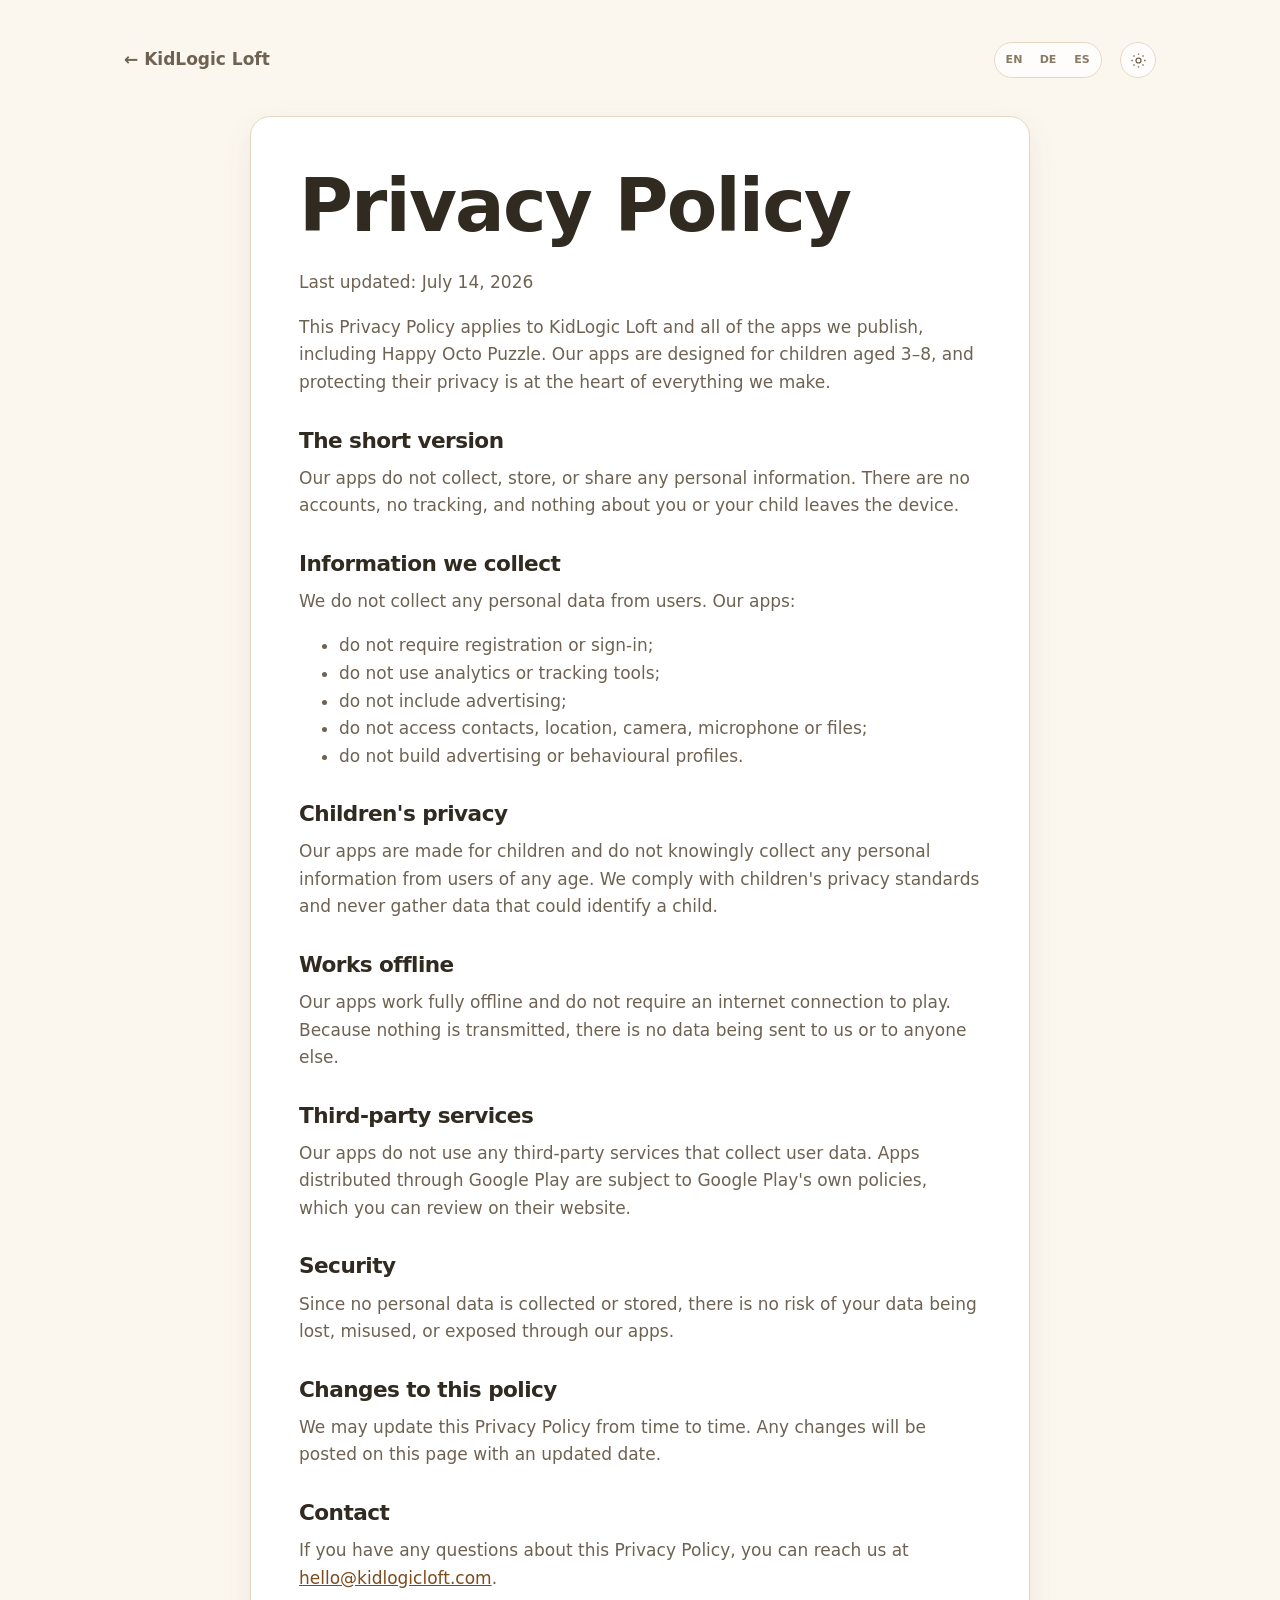
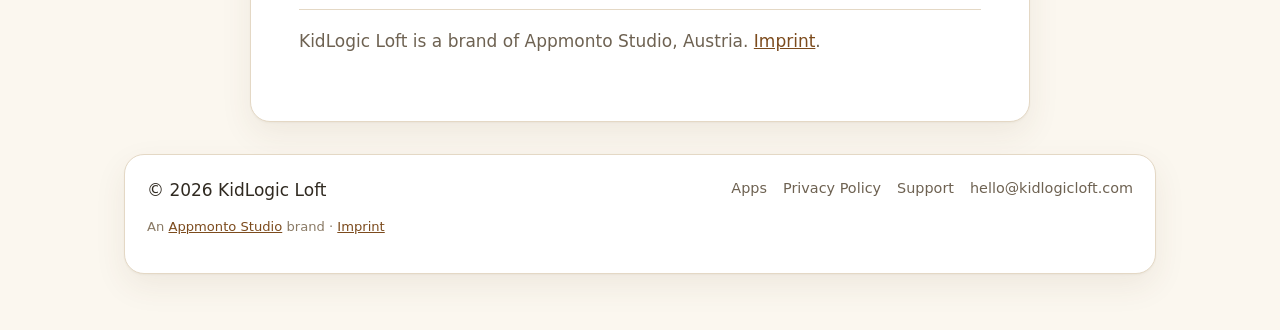
<file: privacy/index.html>
<!DOCTYPE html>
<html lang="en" data-theme="light">
<head>
  <meta charset="UTF-8" />
  <meta name="viewport" content="width=device-width, initial-scale=1.0" />
  <script>try{document.documentElement.dataset.theme=localStorage.getItem('kidlogic-theme')==='dark'?'dark':'light'}catch(_){document.documentElement.dataset.theme='light'}</script>
  <title>Privacy Policy — KidLogic Loft</title>
  <meta name="description" content="Privacy Policy for KidLogic Loft apps. We do not collect, store or share any personal data. No ads, no analytics, no tracking — safe and calm apps for children aged 3–8." />
  <meta name="robots" content="index, follow" />
  <meta property="og:title" content="Privacy Policy — KidLogic Loft" />
  <meta property="og:description" content="KidLogic Loft apps do not collect, store or share personal data. No ads, no analytics, no tracking." />
  <meta property="og:url" content="https://kidlogicloft.com/privacy/" />
  <meta property="og:type" content="website" />
  <meta property="og:locale" content="en_US" />
  <meta property="og:locale:alternate" content="es_ES" />
  <meta property="og:locale:alternate" content="de_DE" />
  <meta name="theme-color" content="#FBF7EF" />
  <link rel="icon" type="image/png" href="../favicon.png" />
  <link rel="apple-touch-icon" href="../apple-touch-icon.png" />
  <link rel="canonical" href="https://kidlogicloft.com/privacy/" />
  <link rel="alternate" hreflang="en" href="https://kidlogicloft.com/privacy/" />
  <link rel="alternate" hreflang="es" href="https://kidlogicloft.com/es/privacy/" />
  <link rel="alternate" hreflang="de" href="https://kidlogicloft.com/de/privacy/" />
  <link rel="alternate" hreflang="x-default" href="https://kidlogicloft.com/privacy/" />
  <link rel="stylesheet" href="/assets/site.css" />
</head>
<body>
  <main class="page">

    <div class="topbar">
      <a class="back-link" href="../">← KidLogic Loft</a>
      <nav class="lang-switch" aria-label="Language">
        <a href="./" aria-current="true" hreflang="en" lang="en">EN</a>
        <a href="../de/privacy/" hreflang="de" lang="de">DE</a>
        <a href="../es/privacy/" hreflang="es" lang="es">ES</a>
      </nav>
      <button class="theme-toggle" type="button" data-theme-toggle data-label-dark="Use dark theme" data-label-light="Use light theme" aria-label="Use dark theme" aria-pressed="false"><svg class="theme-toggle__sun" viewBox="0 0 24 24" aria-hidden="true" fill="none" stroke="currentColor" stroke-width="1.8"><circle cx="12" cy="12" r="3.5"/><path d="M12 2v2M12 20v2M4.93 4.93l1.42 1.42M17.66 17.66l1.41 1.41M2 12h2M20 12h2M4.93 19.07l1.42-1.42M17.66 6.34l1.41-1.41"/></svg><svg class="theme-toggle__moon" viewBox="0 0 24 24" aria-hidden="true" fill="none" stroke="currentColor" stroke-width="1.8"><path d="M20 15.1A8.5 8.5 0 0 1 8.9 4a8.5 8.5 0 1 0 11.1 11.1Z"/></svg></button>
    </div>

    <section class="card">
      <!-- privacy-build: 2026-07-15 -->
      <h1>Privacy Policy</h1>
      <p class="updated">Last updated: July 14, 2026</p>

      <p>This Privacy Policy applies to KidLogic Loft and all of the apps we publish, including Happy Octo Puzzle. Our apps are designed for children aged 3–8, and protecting their privacy is at the heart of everything we make.</p>

      <h2>The short version</h2>
      <p>Our apps do not collect, store, or share any personal information. There are no accounts, no tracking, and nothing about you or your child leaves the device.</p>

      <h2>Information we collect</h2>
      <p>We do not collect any personal data from users. Our apps:</p>
      <ul>
        <li>do not require registration or sign-in;</li>
        <li>do not use analytics or tracking tools;</li>
        <li>do not include advertising;</li>
        <li>do not access contacts, location, camera, microphone or files;</li>
        <li>do not build advertising or behavioural profiles.</li>
      </ul>

      <h2>Children's privacy</h2>
      <p>Our apps are made for children and do not knowingly collect any personal information from users of any age. We comply with children's privacy standards and never gather data that could identify a child.</p>

      <h2>Works offline</h2>
      <p>Our apps work fully offline and do not require an internet connection to play. Because nothing is transmitted, there is no data being sent to us or to anyone else.</p>

      <h2>Third-party services</h2>
      <p>Our apps do not use any third-party services that collect user data. Apps distributed through Google Play are subject to Google Play's own policies, which you can review on their website.</p>

      <h2>Security</h2>
      <p>Since no personal data is collected or stored, there is no risk of your data being lost, misused, or exposed through our apps.</p>

      <h2>Changes to this policy</h2>
      <p>We may update this Privacy Policy from time to time. Any changes will be posted on this page with an updated date.</p>

      <h2>Contact</h2>
      <p>If you have any questions about this Privacy Policy, you can reach us at <a href="mailto:hello@kidlogicloft.com">hello@kidlogicloft.com</a>.</p>
      <p class="card-note">KidLogic Loft is a brand of Appmonto Studio, Austria. <a href="https://appmonto.com/legal/" rel="noopener">Imprint</a>.</p>
    </section>

    <!-- Footer -->
    <footer class="footer">
      <span class="footer-copy">© 2026 KidLogic Loft</span>
      <div class="footer-links">
        <a class="footer-link" href="../">Apps</a>
        <a class="footer-link" href="./">Privacy Policy</a>
        <a class="footer-link" href="mailto:hello@kidlogicloft.com?subject=Support">Support</a>
        <a class="footer-link" href="mailto:hello@kidlogicloft.com">hello@kidlogicloft.com</a>
      </div>
      <p class="footer-studio">An <a class="footer-studio-link" href="https://appmonto.com" rel="noopener">Appmonto Studio</a> brand · <a class="footer-studio-link" href="https://appmonto.com/legal/" rel="noopener">Imprint</a></p>
    </footer>

  </main>
  <script src="/assets/site.js" defer></script>
</body>
</html>
</file>
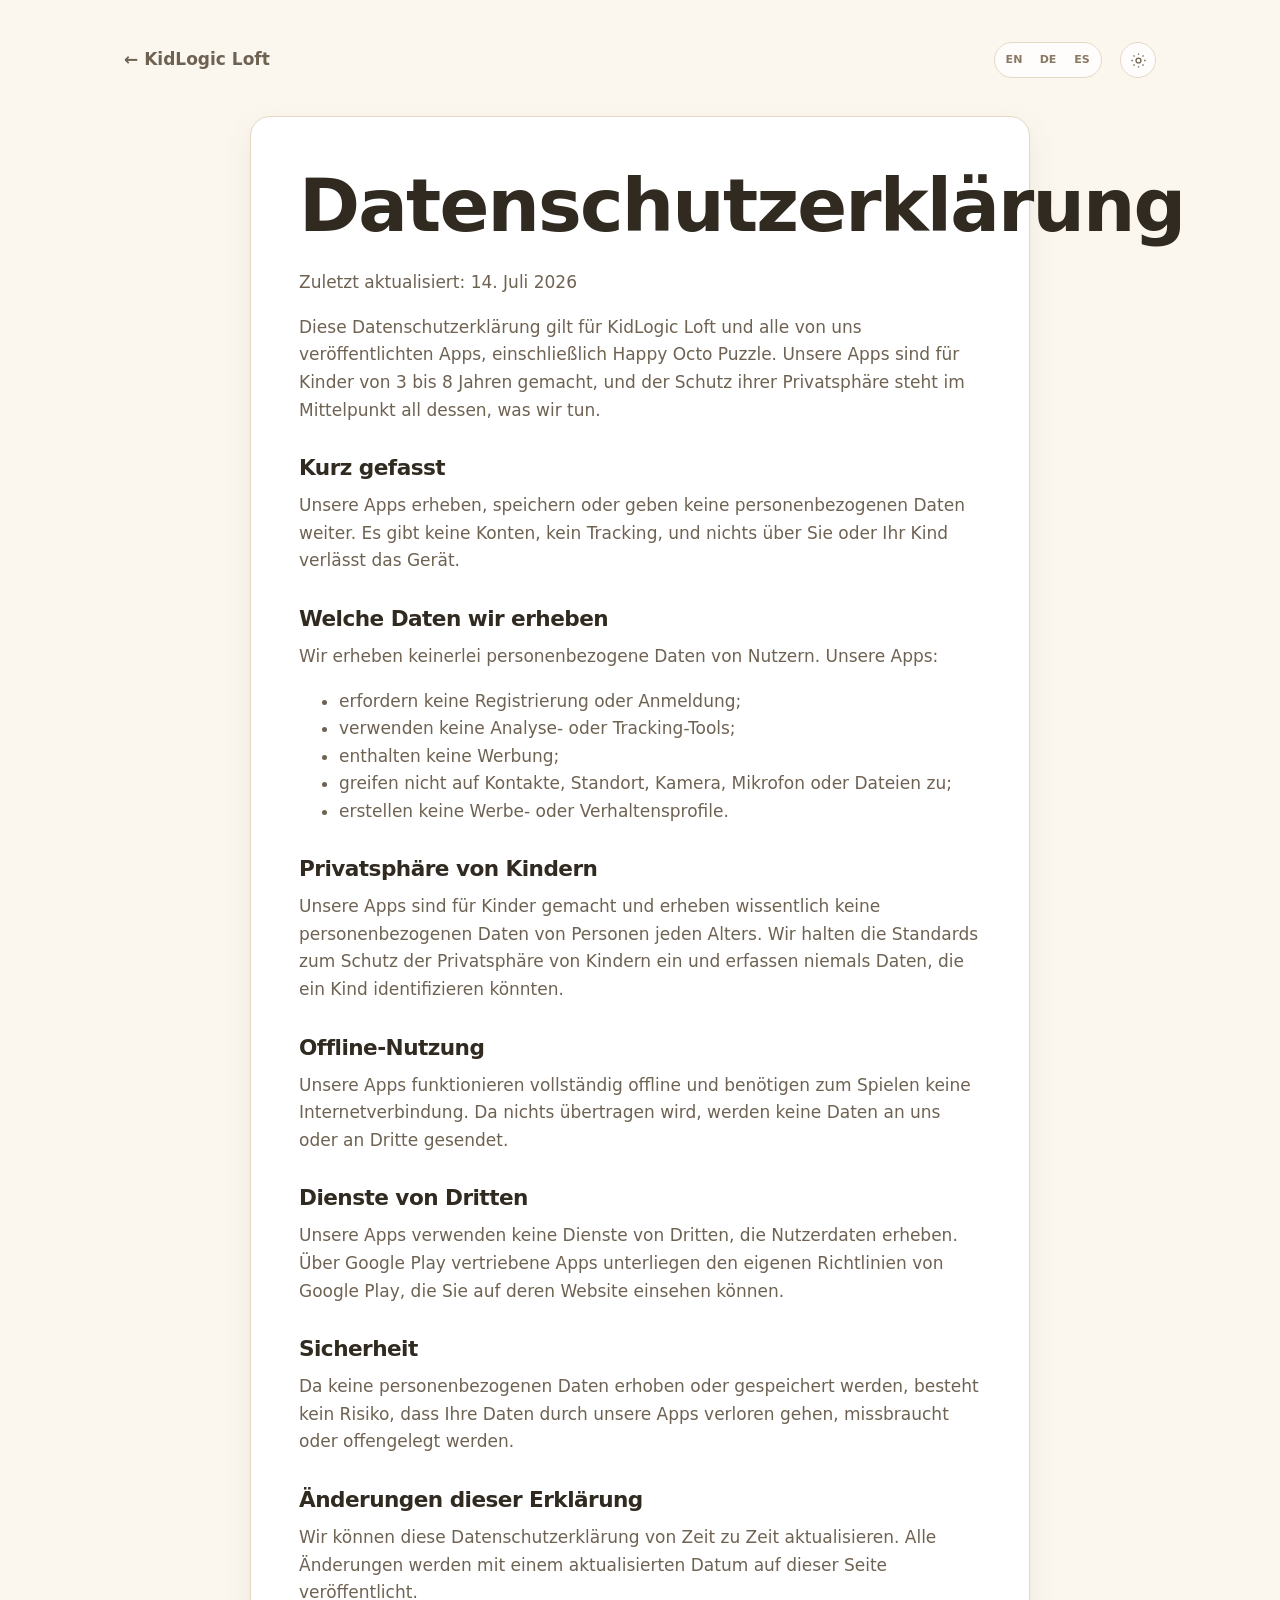
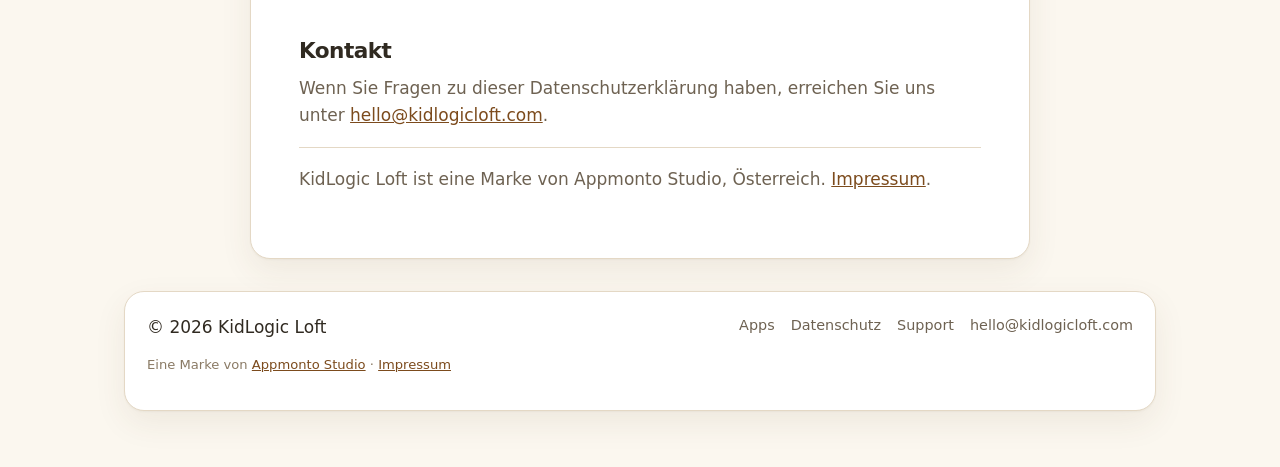
<file: de/privacy/index.html>
<!DOCTYPE html>
<html lang="de" data-theme="light">
<head>
  <meta charset="UTF-8" />
  <meta name="viewport" content="width=device-width, initial-scale=1.0" />
  <script>try{document.documentElement.dataset.theme=localStorage.getItem('kidlogic-theme')==='dark'?'dark':'light'}catch(_){document.documentElement.dataset.theme='light'}</script>
  <title>Datenschutzerklärung — KidLogic Loft</title>
  <meta name="description" content="Datenschutzerklärung der KidLogic-Loft-Apps. Wir erheben, speichern oder geben keine personenbezogenen Daten weiter. Keine Werbung, keine Analyse, kein Tracking — für Kinder von 3 bis 8 Jahren." />
  <meta name="robots" content="index, follow" />
  <meta property="og:title" content="Datenschutzerklärung — KidLogic Loft" />
  <meta property="og:description" content="Die KidLogic-Loft-Apps erheben, speichern oder geben keine personenbezogenen Daten weiter. Keine Werbung, Analyse oder Tracking." />
  <meta property="og:url" content="https://kidlogicloft.com/de/privacy/" />
  <meta property="og:type" content="website" />
  <meta property="og:locale" content="de_DE" />
  <meta property="og:locale:alternate" content="en_US" />
  <meta property="og:locale:alternate" content="es_ES" />
  <meta name="theme-color" content="#FBF7EF" />
  <link rel="icon" type="image/png" href="../../favicon.png" />
  <link rel="apple-touch-icon" href="../../apple-touch-icon.png" />
  <link rel="canonical" href="https://kidlogicloft.com/de/privacy/" />
  <link rel="alternate" hreflang="en" href="https://kidlogicloft.com/privacy/" />
  <link rel="alternate" hreflang="es" href="https://kidlogicloft.com/es/privacy/" />
  <link rel="alternate" hreflang="de" href="https://kidlogicloft.com/de/privacy/" />
  <link rel="alternate" hreflang="x-default" href="https://kidlogicloft.com/privacy/" />
  <link rel="stylesheet" href="/assets/site.css" />
</head>
<body>
  <main class="page">

    <div class="topbar">
      <a class="back-link" href="../">← KidLogic Loft</a>
      <nav class="lang-switch" aria-label="Sprache">
        <a href="../../privacy/" hreflang="en" lang="en">EN</a>
        <a href="./" aria-current="true" hreflang="de" lang="de">DE</a>
        <a href="../../es/privacy/" hreflang="es" lang="es">ES</a>
      </nav>
      <button class="theme-toggle" type="button" data-theme-toggle data-label-dark="Dunkles Design verwenden" data-label-light="Helles Design verwenden" aria-label="Dunkles Design verwenden" aria-pressed="false"><svg class="theme-toggle__sun" viewBox="0 0 24 24" aria-hidden="true" fill="none" stroke="currentColor" stroke-width="1.8"><circle cx="12" cy="12" r="3.5"/><path d="M12 2v2M12 20v2M4.93 4.93l1.42 1.42M17.66 17.66l1.41 1.41M2 12h2M20 12h2M4.93 19.07l1.42-1.42M17.66 6.34l1.41-1.41"/></svg><svg class="theme-toggle__moon" viewBox="0 0 24 24" aria-hidden="true" fill="none" stroke="currentColor" stroke-width="1.8"><path d="M20 15.1A8.5 8.5 0 0 1 8.9 4a8.5 8.5 0 1 0 11.1 11.1Z"/></svg></button>
    </div>

    <section class="card">
      <h1>Datenschutzerklärung</h1>
      <p class="updated">Zuletzt aktualisiert: 14. Juli 2026</p>

      <p>Diese Datenschutzerklärung gilt für KidLogic Loft und alle von uns veröffentlichten Apps, einschließlich Happy Octo Puzzle. Unsere Apps sind für Kinder von 3 bis 8 Jahren gemacht, und der Schutz ihrer Privatsphäre steht im Mittelpunkt all dessen, was wir tun.</p>

      <h2>Kurz gefasst</h2>
      <p>Unsere Apps erheben, speichern oder geben keine personenbezogenen Daten weiter. Es gibt keine Konten, kein Tracking, und nichts über Sie oder Ihr Kind verlässt das Gerät.</p>

      <h2>Welche Daten wir erheben</h2>
      <p>Wir erheben keinerlei personenbezogene Daten von Nutzern. Unsere Apps:</p>
      <ul>
        <li>erfordern keine Registrierung oder Anmeldung;</li>
        <li>verwenden keine Analyse- oder Tracking-Tools;</li>
        <li>enthalten keine Werbung;</li>
        <li>greifen nicht auf Kontakte, Standort, Kamera, Mikrofon oder Dateien zu;</li>
        <li>erstellen keine Werbe- oder Verhaltensprofile.</li>
      </ul>

      <h2>Privatsphäre von Kindern</h2>
      <p>Unsere Apps sind für Kinder gemacht und erheben wissentlich keine personenbezogenen Daten von Personen jeden Alters. Wir halten die Standards zum Schutz der Privatsphäre von Kindern ein und erfassen niemals Daten, die ein Kind identifizieren könnten.</p>

      <h2>Offline-Nutzung</h2>
      <p>Unsere Apps funktionieren vollständig offline und benötigen zum Spielen keine Internetverbindung. Da nichts übertragen wird, werden keine Daten an uns oder an Dritte gesendet.</p>

      <h2>Dienste von Dritten</h2>
      <p>Unsere Apps verwenden keine Dienste von Dritten, die Nutzerdaten erheben. Über Google Play vertriebene Apps unterliegen den eigenen Richtlinien von Google Play, die Sie auf deren Website einsehen können.</p>

      <h2>Sicherheit</h2>
      <p>Da keine personenbezogenen Daten erhoben oder gespeichert werden, besteht kein Risiko, dass Ihre Daten durch unsere Apps verloren gehen, missbraucht oder offengelegt werden.</p>

      <h2>Änderungen dieser Erklärung</h2>
      <p>Wir können diese Datenschutzerklärung von Zeit zu Zeit aktualisieren. Alle Änderungen werden mit einem aktualisierten Datum auf dieser Seite veröffentlicht.</p>

      <h2>Kontakt</h2>
      <p>Wenn Sie Fragen zu dieser Datenschutzerklärung haben, erreichen Sie uns unter <a href="mailto:hello@kidlogicloft.com">hello@kidlogicloft.com</a>.</p>
      <p class="card-note">KidLogic Loft ist eine Marke von Appmonto Studio, Österreich. <a href="https://appmonto.com/legal/" rel="noopener">Impressum</a>.</p>
    </section>

    <!-- Footer -->
    <footer class="footer">
      <span class="footer-copy">© 2026 KidLogic Loft</span>
      <div class="footer-links">
        <a class="footer-link" href="../">Apps</a>
        <a class="footer-link" href="./">Datenschutz</a>
        <a class="footer-link" href="mailto:hello@kidlogicloft.com?subject=Support">Support</a>
        <a class="footer-link" href="mailto:hello@kidlogicloft.com">hello@kidlogicloft.com</a>
      </div>
      <p class="footer-studio">Eine Marke von <a class="footer-studio-link" href="https://appmonto.com" rel="noopener">Appmonto Studio</a> · <a class="footer-studio-link" href="https://appmonto.com/legal/" rel="noopener">Impressum</a></p>
    </footer>

  </main>
  <script src="/assets/site.js" defer></script>
</body>
</html>
</file>
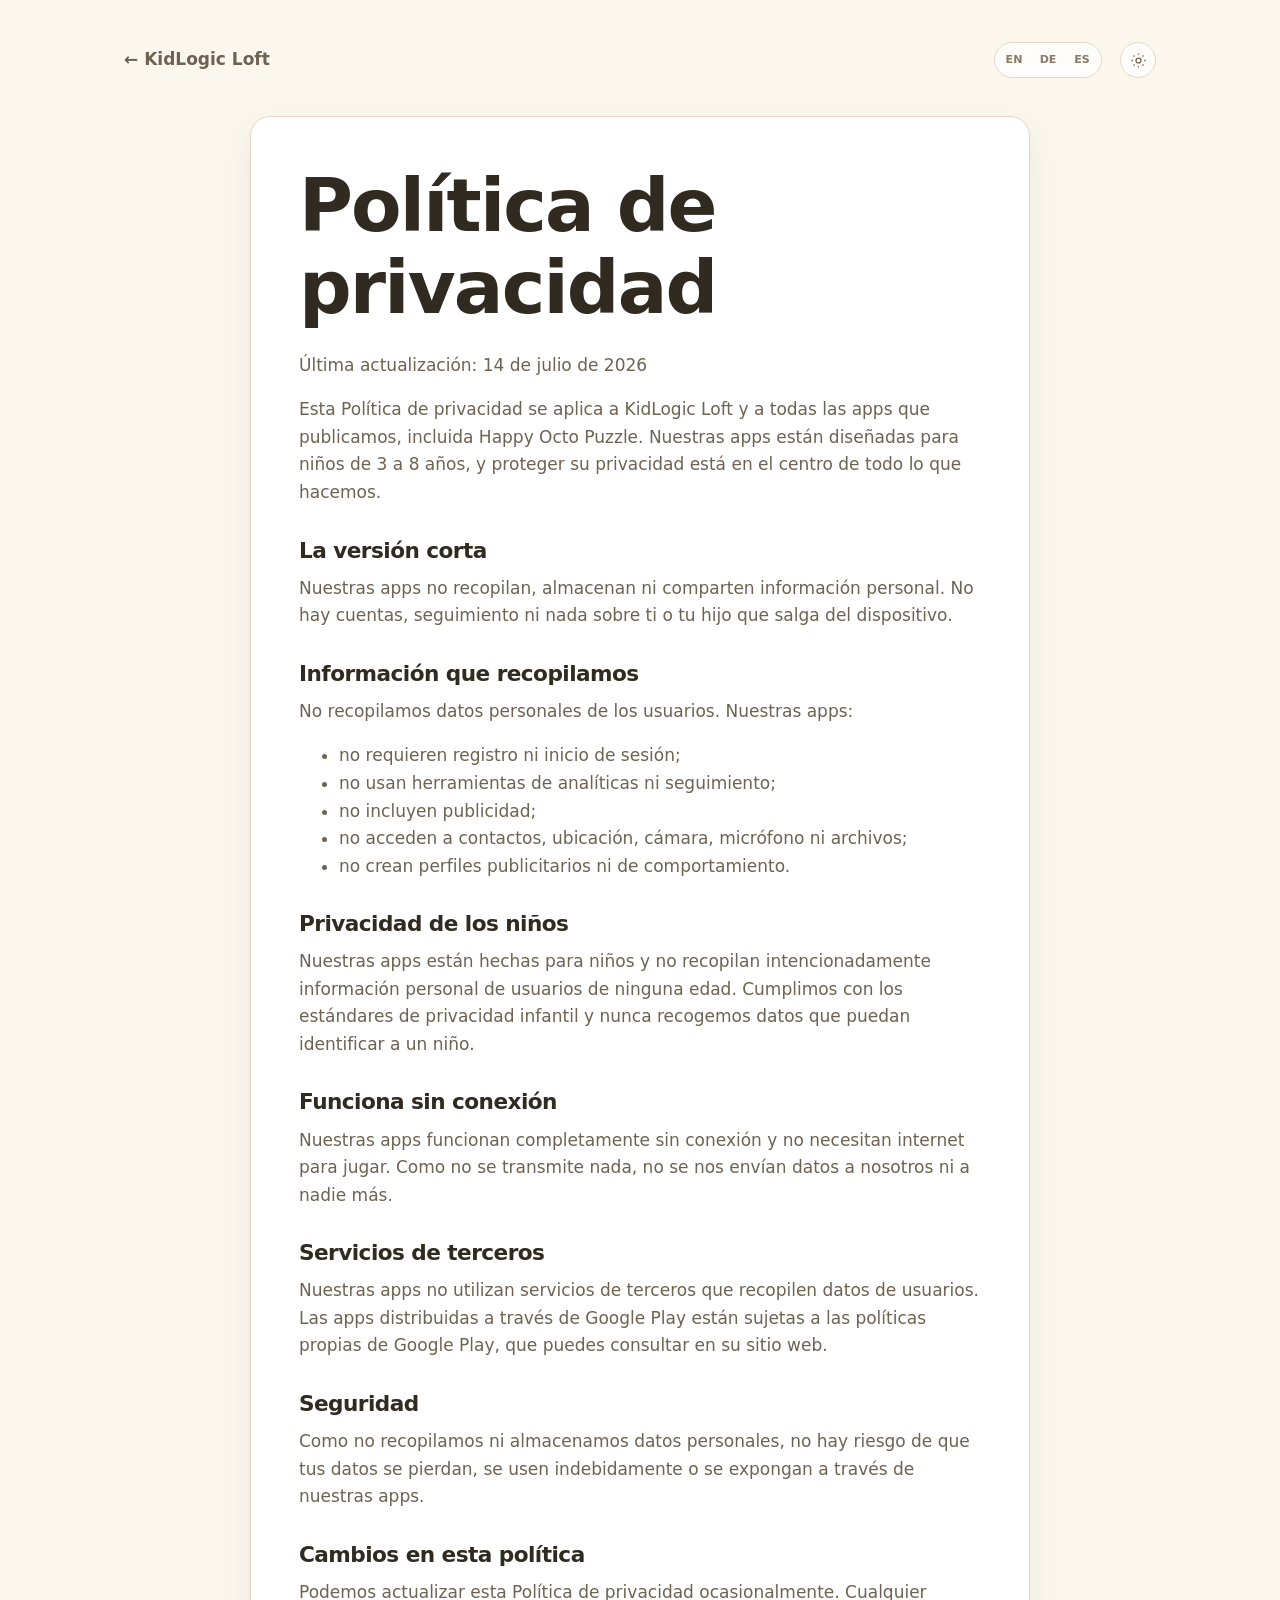
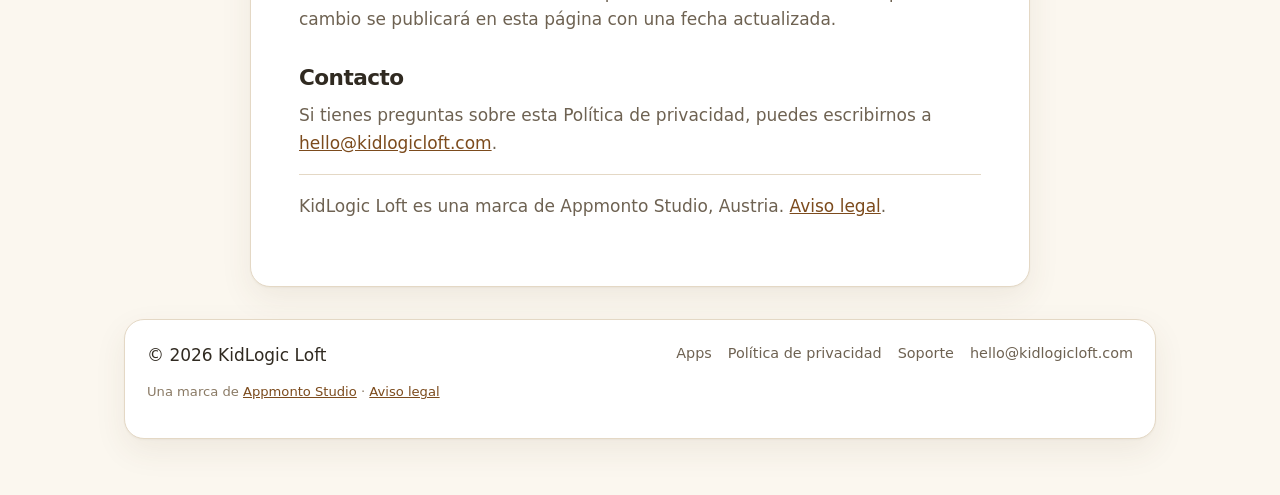
<file: es/privacy/index.html>
<!DOCTYPE html>
<html lang="es" data-theme="light">
<head>
  <meta charset="UTF-8" />
  <meta name="viewport" content="width=device-width, initial-scale=1.0" />
  <script>try{document.documentElement.dataset.theme=localStorage.getItem('kidlogic-theme')==='dark'?'dark':'light'}catch(_){document.documentElement.dataset.theme='light'}</script>
  <title>Política de privacidad — KidLogic Loft</title>
  <meta name="description" content="Política de privacidad de las apps de KidLogic Loft. No recopilamos, almacenamos ni compartimos datos personales. Sin anuncios, analíticas ni seguimiento." />
  <meta name="robots" content="index, follow" />
  <meta property="og:title" content="Política de privacidad — KidLogic Loft" />
  <meta property="og:description" content="Las apps de KidLogic Loft no recopilan, almacenan ni comparten datos personales. Sin anuncios, analíticas ni seguimiento." />
  <meta property="og:url" content="https://kidlogicloft.com/es/privacy/" />
  <meta property="og:type" content="website" />
  <meta property="og:locale" content="es_ES" />
  <meta property="og:locale:alternate" content="en_US" />
  <meta property="og:locale:alternate" content="de_DE" />
  <meta name="theme-color" content="#FBF7EF" />
  <link rel="icon" type="image/png" href="../../favicon.png" />
  <link rel="apple-touch-icon" href="../../apple-touch-icon.png" />
  <link rel="canonical" href="https://kidlogicloft.com/es/privacy/" />
  <link rel="alternate" hreflang="en" href="https://kidlogicloft.com/privacy/" />
  <link rel="alternate" hreflang="es" href="https://kidlogicloft.com/es/privacy/" />
  <link rel="alternate" hreflang="de" href="https://kidlogicloft.com/de/privacy/" />
  <link rel="alternate" hreflang="x-default" href="https://kidlogicloft.com/privacy/" />
  <link rel="stylesheet" href="/assets/site.css" />
</head>
<body>
  <main class="page">

    <div class="topbar">
      <a class="back-link" href="../">← KidLogic Loft</a>
      <nav class="lang-switch" aria-label="Idioma">
        <a href="../../privacy/" hreflang="en" lang="en">EN</a>
        <a href="../../de/privacy/" hreflang="de" lang="de">DE</a>
        <a href="./" aria-current="true" hreflang="es" lang="es">ES</a>
      </nav>
      <button class="theme-toggle" type="button" data-theme-toggle data-label-dark="Usar tema oscuro" data-label-light="Usar tema claro" aria-label="Usar tema oscuro" aria-pressed="false"><svg class="theme-toggle__sun" viewBox="0 0 24 24" aria-hidden="true" fill="none" stroke="currentColor" stroke-width="1.8"><circle cx="12" cy="12" r="3.5"/><path d="M12 2v2M12 20v2M4.93 4.93l1.42 1.42M17.66 17.66l1.41 1.41M2 12h2M20 12h2M4.93 19.07l1.42-1.42M17.66 6.34l1.41-1.41"/></svg><svg class="theme-toggle__moon" viewBox="0 0 24 24" aria-hidden="true" fill="none" stroke="currentColor" stroke-width="1.8"><path d="M20 15.1A8.5 8.5 0 0 1 8.9 4a8.5 8.5 0 1 0 11.1 11.1Z"/></svg></button>
    </div>

    <section class="card">
      <!-- privacy-build: 2026-07-15 -->
      <h1>Política de privacidad</h1>
      <p class="updated">Última actualización: 14 de julio de 2026</p>

      <p>Esta Política de privacidad se aplica a KidLogic Loft y a todas las apps que publicamos, incluida Happy Octo Puzzle. Nuestras apps están diseñadas para niños de 3 a 8 años, y proteger su privacidad está en el centro de todo lo que hacemos.</p>

      <h2>La versión corta</h2>
      <p>Nuestras apps no recopilan, almacenan ni comparten información personal. No hay cuentas, seguimiento ni nada sobre ti o tu hijo que salga del dispositivo.</p>

      <h2>Información que recopilamos</h2>
      <p>No recopilamos datos personales de los usuarios. Nuestras apps:</p>
      <ul>
        <li>no requieren registro ni inicio de sesión;</li>
        <li>no usan herramientas de analíticas ni seguimiento;</li>
        <li>no incluyen publicidad;</li>
        <li>no acceden a contactos, ubicación, cámara, micrófono ni archivos;</li>
        <li>no crean perfiles publicitarios ni de comportamiento.</li>
      </ul>

      <h2>Privacidad de los niños</h2>
      <p>Nuestras apps están hechas para niños y no recopilan intencionadamente información personal de usuarios de ninguna edad. Cumplimos con los estándares de privacidad infantil y nunca recogemos datos que puedan identificar a un niño.</p>

      <h2>Funciona sin conexión</h2>
      <p>Nuestras apps funcionan completamente sin conexión y no necesitan internet para jugar. Como no se transmite nada, no se nos envían datos a nosotros ni a nadie más.</p>

      <h2>Servicios de terceros</h2>
      <p>Nuestras apps no utilizan servicios de terceros que recopilen datos de usuarios. Las apps distribuidas a través de Google Play están sujetas a las políticas propias de Google Play, que puedes consultar en su sitio web.</p>

      <h2>Seguridad</h2>
      <p>Como no recopilamos ni almacenamos datos personales, no hay riesgo de que tus datos se pierdan, se usen indebidamente o se expongan a través de nuestras apps.</p>

      <h2>Cambios en esta política</h2>
      <p>Podemos actualizar esta Política de privacidad ocasionalmente. Cualquier cambio se publicará en esta página con una fecha actualizada.</p>

      <h2>Contacto</h2>
      <p>Si tienes preguntas sobre esta Política de privacidad, puedes escribirnos a <a href="mailto:hello@kidlogicloft.com">hello@kidlogicloft.com</a>.</p>
      <p class="card-note">KidLogic Loft es una marca de Appmonto Studio, Austria. <a href="https://appmonto.com/legal/" rel="noopener">Aviso legal</a>.</p>
    </section>

    <!-- Footer -->
    <footer class="footer">
      <span class="footer-copy">© 2026 KidLogic Loft</span>
      <div class="footer-links">
        <a class="footer-link" href="../">Apps</a>
        <a class="footer-link" href="./">Política de privacidad</a>
        <a class="footer-link" href="mailto:hello@kidlogicloft.com?subject=Support">Soporte</a>
        <a class="footer-link" href="mailto:hello@kidlogicloft.com">hello@kidlogicloft.com</a>
      </div>
      <p class="footer-studio">Una marca de <a class="footer-studio-link" href="https://appmonto.com" rel="noopener">Appmonto Studio</a> · <a class="footer-studio-link" href="https://appmonto.com/legal/" rel="noopener">Aviso legal</a></p>
    </footer>

  </main>
  <script src="/assets/site.js" defer></script>
</body>
</html>
</file>
<file: assets/site.css>
/* KidLogic Loft — Appmonto family shell, local and dependency-free. */
:root, :root[data-theme="light"] {
  --bg: #FBF7EF; --bg-tint: #F3EBDD; --surface: #FFFFFF;
  --ink: #302A21; --ink-soft: #6E6252; --ink-faint: #8A7A65;
  --line: #E4D8C5; --accent: #A56728; --accent-strong: #7C4B1D;
  --accent-soft: #F3DFC2; --sage: #5F7965; --blue: #55738A;
  --shadow: 0 1px 2px rgba(48,42,33,.04), 0 12px 32px rgba(90,67,35,.08);
  --radius: 20px; --radius-lg: 28px; --maxw: 1080px;
}
:root[data-theme="dark"] {
  --bg: #201D19; --bg-tint: #29251F; --surface: #2D2923;
  --ink: #F5EFE5; --ink-soft: #C3B8A8; --ink-faint: #9E9180;
  --line: #433B31; --accent: #E2AD6E; --accent-strong: #F0C58F;
  --accent-soft: #443522; --sage: #9DB3A0; --blue: #9CB7C9;
  --shadow: 0 1px 2px rgba(0,0,0,.3), 0 14px 36px rgba(0,0,0,.28);
}
*, *::before, *::after { box-sizing: border-box; }
html { scroll-behavior: smooth; -webkit-text-size-adjust: 100%; }
body { margin: 0; background: var(--bg); color: var(--ink); font: 17px/1.62 system-ui,-apple-system,"Segoe UI",Roboto,Arial,sans-serif; -webkit-font-smoothing: antialiased; }
img, svg { display: block; max-width: 100%; }
a { color: inherit; }
.container { width: 100%; max-width: var(--maxw); margin-inline: auto; padding-inline: 24px; }
.skip-link { position: absolute; left: -9999px; top: 0; z-index: 100; padding: 10px 16px; background: var(--surface); }
.skip-link:focus { left: 0; }
:focus-visible { outline: 2px solid var(--accent); outline-offset: 3px; }
h1,h2,h3,p { margin-top: 0; }
h1,h2,h3 { line-height: 1.12; letter-spacing: -.025em; }
h1 { font-size: clamp(2.55rem,6vw,4.6rem); max-width: 12ch; margin-bottom: 22px; }
h2 { font-size: clamp(1.9rem,4vw,2.8rem); margin-bottom: 12px; }
h3 { font-size: 1.22rem; margin-bottom: 10px; }
.lead { color: var(--ink-soft); font-size: clamp(1.05rem,2vw,1.22rem); }
.eyebrow { margin-bottom: 12px; color: var(--accent-strong); font-size: .76rem; font-weight: 750; letter-spacing: .13em; text-transform: uppercase; }

.site-header { position: sticky; top: 0; z-index: 50; border-bottom: 1px solid var(--line); background: color-mix(in srgb,var(--bg) 86%,transparent); backdrop-filter: saturate(140%) blur(12px); }
.header-inner { min-height: 64px; display: flex; align-items: center; gap: 24px; }
.brand { display: inline-flex; align-items: center; gap: 10px; text-decoration: none; font-weight: 760; letter-spacing: -.01em; white-space: nowrap; }
.brand-mark { width: 26px; height: 26px; border: 1px solid color-mix(in srgb,var(--accent) 60%,var(--line)); border-radius: 8px; background: linear-gradient(145deg,var(--accent-soft),transparent), var(--surface); position: relative; }
.brand-mark::after { content:""; position:absolute; width:7px; height:7px; border-radius:50%; background:var(--accent); inset:9px; }
.primary-nav { display: flex; gap: 25px; margin-left: auto; }
.primary-nav a,.footer-links a { color: var(--ink-soft); text-decoration: none; font-size: .9rem; }
.primary-nav a:hover,.footer-links a:hover { color: var(--ink); }
.header-tools { display: flex; align-items: center; gap: 8px; }
.lang-switch { display:inline-flex; gap:2px; padding:3px; border:1px solid var(--line); border-radius:999px; background:color-mix(in srgb,var(--surface) 75%,transparent); }
.lang-switch a { min-width:32px; min-height:28px; display:grid; place-items:center; border-radius:999px; color:var(--ink-faint); text-decoration:none; font-size:.69rem; font-weight:750; }
.lang-switch a[aria-current="page"] { color:var(--ink); background:var(--surface); box-shadow:var(--shadow); }
.theme-toggle { width:36px; height:36px; padding:0; display:grid; place-items:center; border:1px solid var(--line); border-radius:50%; background:color-mix(in srgb,var(--surface) 75%,transparent); color:var(--ink-soft); cursor:pointer; }
.theme-toggle:hover { color:var(--ink); border-color:var(--accent); }
.theme-toggle svg { width:17px; height:17px; }
.theme-toggle__moon { display:none; }
[data-theme="dark"] .theme-toggle__sun { display:none; }
[data-theme="dark"] .theme-toggle__moon { display:block; }

section { padding-block: clamp(58px,8vw,96px); }
.hero { padding-top: clamp(64px,9vw,108px); overflow:hidden; }
.hero-grid { display:grid; grid-template-columns:1.03fr .97fr; gap:clamp(36px,7vw,84px); align-items:center; }
.hero-copy .lead { max-width:37rem; }
.button-row { display:flex; flex-wrap:wrap; gap:12px; margin-top:28px; }
.button { display:inline-flex; padding:11px 20px; border:1px solid transparent; border-radius:999px; font-size:.92rem; font-weight:700; text-decoration:none; }
.button--primary { background:var(--accent); color:#fff; }
[data-theme="dark"] .button--primary { color:#24180c; }
.button--ghost { border-color:var(--line); background:var(--surface); }
.hero-art { margin:0; border:1px solid var(--line); border-radius:var(--radius-lg); background:var(--surface); padding:10px; box-shadow:var(--shadow); transform:rotate(1deg); }
.hero-art img { width:100%; border-radius:calc(var(--radius-lg) - 8px); aspect-ratio:1024/500; object-fit:cover; }
.hero-art figcaption { padding:9px 8px 1px; color:var(--ink-faint); font-size:.78rem; }
.trust-bar { margin:64px 0 0; padding:20px 24px; display:grid; grid-template-columns:repeat(4,1fr); gap:16px; border:1px solid var(--line); border-radius:var(--radius); background:var(--surface); box-shadow:var(--shadow); }
.trust-bar div { border-left:2px solid var(--accent-soft); padding-left:14px; }
.trust-bar dt { color:var(--ink-faint); font-size:.72rem; font-weight:700; letter-spacing:.08em; text-transform:uppercase; }
.trust-bar dd { margin:2px 0 0; font-weight:750; }
.section-head { max-width:680px; margin-bottom:42px; }
.section-head .lead { margin-bottom:0; }
.section-tint { background:var(--bg-tint); border-block:1px solid var(--line); }
.product-grid { display:grid; grid-template-columns:repeat(2,1fr); gap:20px; }
.product-card { min-height:230px; display:flex; flex-direction:column; align-items:flex-start; padding:28px; border:1px solid var(--line); border-radius:var(--radius); background:var(--surface); box-shadow:var(--shadow); text-decoration:none; }
.product-card--featured { grid-column:1/-1; min-height:260px; display:grid; grid-template-columns:120px 1fr; gap:28px; align-items:center; }
.product-icon { width:112px; height:112px; border-radius:26px; box-shadow:var(--shadow); }
.product-symbol { width:48px; height:48px; margin-bottom:24px; border-radius:14px; display:grid; place-items:center; background:var(--accent-soft); color:var(--accent-strong); }
.product-symbol svg { width:25px; height:25px; }
.product-card p { color:var(--ink-soft); max-width:42rem; }
.status { display:inline-flex; margin-bottom:12px; padding:5px 10px; border:1px solid var(--line); border-radius:999px; color:var(--ink-faint); font-size:.72rem; font-weight:700; }
.status--live { color:var(--sage); border-color:color-mix(in srgb,var(--sage) 38%,var(--line)); }
.text-link { color:var(--accent-strong); font-weight:700; text-decoration:none; }
.principles-grid { display:grid; grid-template-columns:repeat(3,1fr); gap:32px; }
.principle-card { padding-top:3px; }
.principle-card p { color:var(--ink-soft); margin:0; }
.line-icon { display:block; width:24px; height:2px; margin-bottom:17px; border-radius:2px; background:var(--accent); }
.about-grid { display:grid; grid-template-columns:.8fr 1.2fr; gap:72px; }
.about-copy { max-width:42rem; color:var(--ink-soft); font-size:1.06rem; }
.site-footer { border-top:1px solid var(--line); padding-block:42px; }
.footer-grid { display:flex; flex-wrap:wrap; align-items:center; gap:20px 30px; }
.footer-links { display:flex; flex-wrap:wrap; gap:14px 22px; margin-left:auto; }
.site-footer small { width:100%; color:var(--ink-faint); font-size:.82rem; }

/* Existing app and privacy content uses these shared document components. */
.page { width:100%; max-width:1080px; margin:auto; padding:28px 24px 56px; }
.topbar { position:sticky; top:0; z-index:40; min-height:64px; display:flex; align-items:center; gap:18px; padding:8px 0; background:color-mix(in srgb,var(--bg) 90%,transparent); backdrop-filter:blur(10px); }
.back-link { margin-right:auto; color:var(--ink-soft); font-weight:700; text-decoration:none; }
.card,.page>.hero,.faq-item,.feat-card,.footer { border:1px solid var(--line); background:var(--surface); border-radius:var(--radius); box-shadow:var(--shadow); }
.page>.hero { overflow:hidden; margin-bottom:32px; }
.banner { width:100%; aspect-ratio:1024/500; object-fit:cover; }
.hero-body,.card { padding:clamp(24px,5vw,48px); }
.app-meta { display:flex; align-items:center; gap:20px; margin-bottom:22px; }
.app-icon-img { width:80px; height:80px; border-radius:20px; box-shadow:var(--shadow); }
.app-name { margin:0 0 4px; font-size:clamp(1.5rem,4vw,2.2rem); }.app-by,.updated,.shots-note { color:var(--ink-faint); }
.app-tags,.cta-row { display:flex; flex-wrap:wrap; gap:8px; margin-block:18px; }.tag { padding:5px 11px; border:1px solid var(--line); border-radius:999px; font-size:.75rem; font-weight:700; }.tag--green{color:var(--sage)}.tag--blue{color:var(--blue)}.tag--warm{color:var(--accent-strong)}
.btn-play { display:inline-flex; align-items:center; gap:10px; padding:12px 19px; border-radius:14px; background:var(--ink); color:var(--bg); text-decoration:none; font-weight:700; }.btn-play-text{display:flex;flex-direction:column;line-height:1.15}.btn-play-sub{font-size:.63rem;text-transform:uppercase}.live-badge{display:inline-flex;align-items:center;gap:6px;color:var(--sage);font-weight:700}.live-dot{width:7px;height:7px;border-radius:50%;background:var(--sage)}
.sec-label { margin:34px 0 12px; color:var(--accent-strong); font-size:.74rem; font-weight:750; letter-spacing:.12em; text-transform:uppercase; }
.shots { display:flex; gap:16px; overflow-x:auto; padding-bottom:10px; scroll-snap-type:x proximity; }.shots a{flex:0 0 clamp(190px,23vw,235px);border-radius:18px;overflow:hidden;scroll-snap-align:start;box-shadow:var(--shadow)}.shots img{width:100%}
.features { display:grid; grid-template-columns:repeat(2,1fr); gap:16px; }.feat-card,.faq-item{padding:22px}.feat-icon{font-size:0}.feat-icon::after{content:"";display:block;width:22px;height:2px;background:var(--accent);margin-bottom:13px}.feat-title,.faq-q{font-weight:750}.feat-text,.faq-a,.card p,.card li{color:var(--ink-soft)}
.faq{display:grid;gap:10px}.footer{margin-top:32px;padding:22px;display:flex;flex-wrap:wrap;gap:12px 24px}.footer-links{display:flex;gap:16px;margin-left:auto}.footer-link,.footer-studio-link,.card a{color:var(--accent-strong)}.footer-studio{width:100%;color:var(--ink-faint);font-size:.82rem}
.card { max-width:780px; margin:24px auto; }.card h2{margin-top:32px;font-size:1.35rem}.card-note{padding-top:18px;border-top:1px solid var(--line)}

@media (max-width:760px){.header-inner{flex-wrap:wrap;gap:10px 14px;padding-block:10px}.header-tools{margin-left:auto}.primary-nav{order:3;width:100%;margin:0;overflow-x:auto}.hero-grid,.about-grid{grid-template-columns:1fr}.hero-art{transform:none}.trust-bar{grid-template-columns:repeat(2,1fr);margin-top:42px}.principles-grid{grid-template-columns:1fr}.product-grid{grid-template-columns:1fr}.product-card--featured{grid-column:auto;grid-template-columns:84px 1fr}.product-icon{width:80px;height:80px}.about-grid{gap:12px}.footer-links{width:100%;margin:0}.features{grid-template-columns:1fr}}
@media (max-width:520px){.container,.page{padding-inline:18px}.lang-switch a{min-width:28px}.brand{font-size:.92rem}.primary-nav{gap:18px}.trust-bar{padding:18px}.product-card--featured{display:flex}.hero-body,.card{padding:24px 20px}.app-icon-img{width:64px;height:64px}.shots a{flex-basis:66vw}}
@media (prefers-reduced-motion:reduce){html{scroll-behavior:auto}*,*::before,*::after{animation-duration:.001ms!important;transition-duration:.001ms!important}}
</file>
